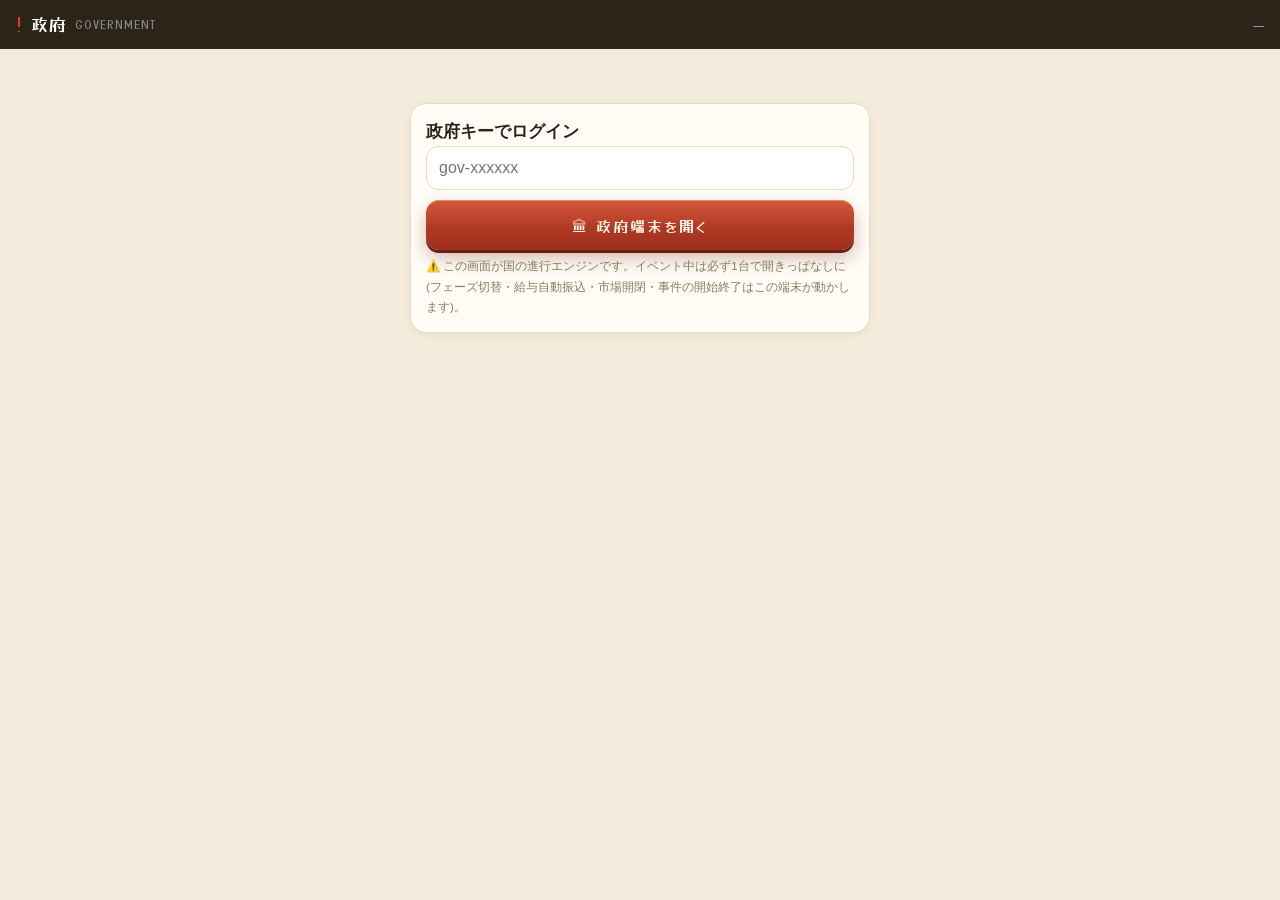
<file: gov.html>
<!DOCTYPE html>
<html lang="ja"><head>
<meta charset="UTF-8"><meta name="viewport" content="width=device-width, initial-scale=1.0">
<meta name="robots" content="noindex, nofollow">
<title>Oh!国 政府</title>
<link rel="stylesheet" href="ohk.css">
<style>
body{padding-bottom:20px}
main{max-width:1320px}
#s-main.screen.on{display:grid;grid-template-columns:360px 1fr;gap:0 18px;align-items:start}
.colL,.colR{min-width:0}
.wide{grid-column:1/-1}
h2.sec{margin-top:14px}
table.tb td,table.tb th{white-space:nowrap}
.tb .pill{padding:4px 10px;font-size:11px;margin:0 2px 0 0}
#rosterTbl{max-height:480px;overflow:auto}
.btnrow{display:flex;gap:8px}
.btnrow .btn{margin-top:8px}
@media(max-width:900px){#s-main.screen.on{display:block}}
</style>
</head><body>
<header><div class="ttl"><i>!</i> 政府 <span style="font-size:11px;color:#888">GOVERNMENT</span></div><div class="ph" id="hph">—</div></header>
<main>

<section class="screen on" id="s-login" style="max-width:460px;margin:40px auto">
  <div class="card">
    <h3>政府キーでログイン</h3>
    <input id="l-key" placeholder="gov-xxxxxx" autocapitalize="off">
    <button class="btn pri" onclick="login()">🏛 政府端末を開く</button>
    <p class="note">⚠️ この画面が国の進行エンジンです。イベント中は必ず1台で開きっぱなしに(フェーズ切替・給与自動振込・市場開閉・事件の開始終了はこの端末が動かします)。</p>
  </div>
</section>

<section class="screen" id="s-main">
  <div class="colL">
    <div class="card" id="dash"></div>
    <h2 class="sec">進行</h2>
    <div class="card">
      <button class="btn pri" id="openBtn" onclick="openCountry()">🏛 開国する(タイマー始動)</button>
      <div class="btnrow">
        <button class="btn dark" onclick="pause(true)">⏸ 一時停止</button>
        <button class="btn ghost" onclick="pause(false)">▶️ 再開</button>
      </div>
      <label>フェーズへジャンプ</label>
      <div class="row">
        <select id="jump"></select>
        <button class="btn mini dark" style="margin:0;padding:12px" onclick="jump()">移動</button>
      </div>
      <div class="btnrow">
        <button class="btn ghost" onclick="shiftMin(-1)">−1分</button>
        <button class="btn ghost" onclick="shiftMin(1)">＋1分</button>
        <button class="btn ghost" onclick="shiftMin(5)">＋5分</button>
      </div>
      <button class="btn ghost" id="paperBtn" onclick="paper()">📄 紙モード切替</button>
    </div>
    <h2 class="sec">キー一覧(スタッフ配布用)</h2>
    <div class="card" id="keysBox" style="font-size:12px">—</div>
    <button class="btn ghost" onclick="clearS('ohk_g');location.reload()">退出</button>
  </div>

  <div class="colR">
    <h2 class="sec" style="margin-top:0">国家事件・最終ミッション・ダービー</h2>
    <div class="card">
      <div id="rushBox"><p class="note">事件はフェーズ到達で自動開始・自動終了します(手動操作は不要)。</p></div>
      <div class="row">
        <div><label>最終ミッション:達成チーム数</label><input id="mdone" inputmode="numeric" placeholder="例: 21"></div>
        <button class="btn mini dark" style="margin:0;padding:12px" onclick="mission()">記録</button>
      </div>
      <label style="margin-top:14px">🏇 ダービー ── ① 出走馬6名(実名)を登録</label>
      <div class="row">
        <input id="e1" placeholder="A枠"><input id="e2" placeholder="B枠"><input id="e3" placeholder="C枠">
        <input id="e4" placeholder="D枠"><input id="e5" placeholder="E枠"><input id="e6" placeholder="F枠">
      </div>
      <div class="row">
        <button class="btn dark" style="margin-top:8px" onclick="derbyEntrants()">出走馬を登録</button>
        <button class="btn dark" style="margin-top:8px" onclick="derbyOpen()">② 馬券の発売開始</button>
        <button class="btn ghost" style="margin-top:8px" onclick="derbyRace()">③ 発走!(発売締切)</button>
      </div>
      <label>④ 結果の確定</label>
      <div class="row">
        <select id="d-win"></select>
        <input id="d-citizen" inputmode="numeric" placeholder="優勝者の番号">
        <button class="btn mini pri" style="margin:0;padding:12px" onclick="derbySettle()">🏁 清算</button>
      </div>
      <p class="note">清算=的中券3倍の払い戻し+優勝者に賞金1,000を国庫から一括支払い。</p>
      <label style="margin-top:14px">🎫 宝くじ <span class="note" style="display:inline" id="lotinfo"></span></label>
      <button class="btn dark" onclick="lotDraw()">抽選する(当選者1名がポット総取り・全員に速報)</button>
    </div>

    <h2 class="sec">店舗の強制ステータス</h2>
    <div class="card">
      <div class="row">
        <select id="f-sel"></select>
        <select id="f-st"><option value="AUTO">自動(フェーズに従う)</option><option value="OPEN">強制OPEN</option><option value="CLOSED">強制CLOSED</option></select>
        <button class="btn mini dark" style="margin:0;padding:12px" onclick="facSt()">適用</button>
      </div>
    </div>

    <h2 class="sec">繁栄度・表彰(暫定1位)</h2>
    <div class="row" style="align-items:stretch">
      <div class="card" id="prosBox" style="flex:1">—</div>
      <div class="card" id="awardsBox" style="flex:1">—</div>
    </div>
  </div>

  <div class="wide">
    <h2 class="sec">市民名簿</h2>
    <div class="card">
      <div class="row">
        <input id="r-q" placeholder="🔍 番号・名前・部署で検索" oninput="renderRoster()">
        <button class="btn mini dark" style="margin:0;padding:12px" onclick="loadRoster()">🔄 名簿を更新</button>
      </div>
      <div id="rosterTbl" style="margin-top:10px"><p class="note">「名簿を更新」を押すと一覧が出ます</p></div>
      <label style="margin-top:14px">CSV取込(name,display_name,slack,department,role,kind,team ── kind=staffは自動除外)</label>
      <textarea id="csv" rows="3" placeholder="ここにCSVを貼る"></textarea>
      <div class="btnrow">
        <button class="btn dark" onclick="importCSV()">📥 名簿を取り込む(101〜自動付与+人生ガチャ)</button>
        <button class="btn ghost" onclick="importDummy()">🧪 ダミー148人を投入(試遊用)</button>
      </div>
    </div>
  </div>
</section>

</main>
<div id="toast"></div>
<script src="ohk.js"></script>
<script>
let KEY=null, tick=null, ROSTER=[];
const AWARD_NAMES={richest:"👑 総資産",riser:"🚀 成り上がり",investor:"📈 投資家",spender:"🛍 消費王",worker:"💪 働き者",popular:"🤝 人気者"};

async function login(){
  const k=$("l-key").value.trim(); if(!k) return toast("政府キーを入力",1);
  try{ await rpc("rpc_tick",{p_key:k}); KEY=k; saveS("ohk_g",{k}); enter(); }
  catch(e){ toast(e.message,1); }
}
async function enter(){
  $("s-login").classList.remove("on"); $("s-main").classList.add("on");
  const defs=await loadPhaseDefs();
  $("jump").innerHTML=defs.filter(d=>d.id!=="SETUP").map(d=>'<option value="'+d.id+'">'+d.label+"("+d.start_min+"分)</option>").join("");
  const fs=await tbl("facility?select=id,name&order=id.asc");
  $("f-sel").innerHTML=fs.map(f=>'<option value="'+f.id+'">'+f.id+" "+f.name+'</option>').join("");
  const dp=await tbl("product?select=id,name&facility_id=eq.F11&order=id.asc");
  $("d-win").innerHTML=dp.filter(p=>p.name.includes("ダービー")).map(p=>'<option value="'+p.id+'">'+p.name.replace("ダービー投票券","勝者:")+'</option>').join("");
  doTick(); tick=setInterval(doTick,4000);
  loadDash(); lotInfo();
}
async function doTick(){
  try{
    const r=await rpc("rpc_tick",{p_key:KEY});
    const defs=await loadPhaseDefs(); EV=null; const ev=await loadEvent();
    const c=calcPhase(ev,defs);
    $("hph").innerHTML=c.ph.label+"<br>"+remainStr(c.remain);
    $("openBtn").style.display = ev.opened_at? "none":"block";
    $("paperBtn").textContent = ev.paper_mode? "📄 紙モード解除(アプリ決済を再開)":"📄 紙モードにする(アプリ決済を停止)";
    $("dash").innerHTML =
      '<div class="kv"><span>フェーズ</span><b>'+c.ph.label+(ev.paused_at?" ⏸一時停止中":"")+'</b></div>'+
      '<div class="kv"><span>次まで</span><b>'+(remainStr(c.remain)||"—")+'</b></div>'+
      '<div class="kv"><span>経過</span><b>'+Math.max(0,Math.floor(c.elapsed))+'分 ／ 150分</b></div>'+
      '<div class="kv"><span>出席</span><b>'+r.attendees+'人</b></div>'+
      '<div class="kv"><span>国庫</span><b class="amt" style="color:'+(r.treasuryWarn?"var(--ac)":"#111")+'">'+fmt(r.treasury)+(r.treasuryWarn?" ⚠️":"")+'</b></div>';
    $("rushBox").innerHTML = r.rush?
      '<b style="color:var(--ac)">🔥 '+r.rush.name+' 進行中</b><p class="note">目標 '+r.rush.target+'組(部分達成 '+r.rush.partial_target+'組)── ライブカウンターは大型画面(screen.html)に表示中</p>'
      : '<p class="note">事件はフェーズ到達で自動開始・自動終了します(手動操作は不要)。</p>';
  }catch(e){ $("hph").textContent="接続エラー"; }
}
async function loadDash(){
  try{
    const d=await rpc("rpc_gov_dash",{p_key:KEY});
    $("keysBox").innerHTML='<div class="kv"><span>銀行キー</span><b>'+d.keys.bank+'</b></div>'+
      d.facilities.map(f=>'<div class="kv"><span>'+f.name+'</span><b>'+f.key+'</b></div>').join("");
    renderPros(d.prosperity); renderAwards(d.awards);
  }catch(e){}
  setTimeout(loadDash,15000);
}
function renderPros(p){
  if(!p)return;
  $("prosBox").innerHTML='<b>国家繁栄度 '+p.total+' / 100</b>'+
   '<div class="gauge" style="margin:8px 0"><div style="width:'+p.total+'%"></div></div>'+
   '<div class="kv"><span>経済</span><b>'+p.economy+' /40</b></div>'+
   '<div class="kv"><span>国家危機</span><b>'+p.crisis+' /30</b></div>'+
   '<div class="kv"><span>団結</span><b>'+p.unity+' /30</b></div>'+
   '<p class="note">初期勤務'+p.detail.initDone+' ／ 自由勤務'+p.detail.freeWorkers+'人 ／ 購買'+p.detail.buyers+'人 ／ 取引'+p.detail.tx+'件 ／ チーム'+p.detail.teamDone+"/"+p.detail.teamTotal+'</p>';
}
function renderAwards(a){
  if(!a)return;
  $("awardsBox").innerHTML=Object.keys(AWARD_NAMES).map(k=>{
    const top=(a[k]&&a[k][0])||null;
    return '<div class="kv"><span>'+AWARD_NAMES[k]+'</span><b>'+(top? top.display_name+"("+fmt(top.v)+")":"—")+'</b></div>';
  }).join("");
}
async function openCountry(){
  if(!confirm("開国します。150分のタイマーが始まります。よろしいですか?"))return;
  try{ await rpc("rpc_gov_open",{p_key:KEY}); toast("🏛 開国しました!"); }catch(e){ toast(e.message,1); }
}
async function pause(p){ try{ await rpc("rpc_gov_pause",{p_key:KEY,p_pause:p}); toast(p?"⏸ 一時停止":"▶️ 再開"); doTick(); }catch(e){ toast(e.message,1); } }
async function jump(){ try{ await rpc("rpc_gov_jump",{p_key:KEY,p_phase:$("jump").value}); toast("移動しました"); doTick(); }catch(e){ toast(e.message,1); } }
async function shiftMin(m){ try{ await rpc("rpc_gov_shift",{p_key:KEY,p_min:m}); toast((m>0?"+":"")+m+"分"); doTick(); }catch(e){ toast(e.message,1); } }
async function paper(){ const ev=await loadEvent(); try{ await rpc("rpc_gov_paper",{p_key:KEY,p_on:!ev.paper_mode}); EV=null; toast("切り替えました"); doTick(); }catch(e){ toast(e.message,1); } }
async function mission(){ const n=parseInt($("mdone").value,10); if(isNaN(n))return toast("数を入力",1);
  try{ await rpc("rpc_gov_mission",{p_key:KEY,p_done:n}); toast("📝 記録しました"); }catch(e){ toast(e.message,1); } }
async function facSt(){ try{ await rpc("rpc_gov_facility",{p_key:KEY,p_fid:$("f-sel").value,p_status:$("f-st").value}); toast("適用しました"); }catch(e){ toast(e.message,1); } }
async function lotDraw(){
  if(!confirm("宝くじを抽選します。当選者1名にポット全額が振り込まれ、全市民に発表されます。よろしいですか?"))return;
  try{ const r=await rpc("rpc_lottery_draw",{p_key:KEY});
    toast("🎉 当選:"+r.name+"さん(+"+fmt(r.pot)+"コイン)"); lotInfo();
  }catch(e){ toast(e.message,1); }
}
async function lotInfo(){
  try{ const lo=await rpc("rpc_lottery",{});
    $("lotinfo").textContent="── 第"+lo.round+"回:ポット "+fmt(lo.pot)+"コイン("+lo.buyers+"人参加)";
  }catch(e){}
  setTimeout(lotInfo,12000);
}
async function derbyOpen(){ try{ await rpc("rpc_derby_open",{p_key:KEY}); toast("🏇 馬券の発売を開始しました(全市民に出馬表が出ます)"); }catch(e){ toast(e.message,1); } }
async function derbyEntrants(){
  const names=["e1","e2","e3","e4","e5","e6"].map(id=>$(id).value.trim());
  try{ await rpc("rpc_derby_entrants",{p_key:KEY,p_names:names}); toast("出走馬を登録しました"); }catch(e){ toast(e.message,1); }
}
async function derbyRace(){
  try{ await rpc("rpc_derby_race",{p_key:KEY}); toast("🏇 発走!全市民のスマホに実況が出ます"); }catch(e){ toast(e.message,1); }
}
async function derbySettle(){
  if(!confirm("レース結果を確定して一括清算します。よろしいですか?"))return;
  try{ const r=await rpc("rpc_derby_settle",{p_key:KEY,p_winner_product:parseInt($("d-win").value,10),p_winner_citizen:$("d-citizen").value.trim()});
    toast("🏁 清算完了:的中"+r.winners+"人に計"+fmt(r.paid)+"コイン"); }catch(e){ toast(e.message,1); } }

async function loadRoster(){
  try{ ROSTER=await rpc("rpc_roster",{p_key:KEY})||[]; renderRoster(); toast("名簿 "+ROSTER.length+"人"); }
  catch(e){ toast(e.message,1); }
}
function renderRoster(){
  const q=($("r-q").value||"").trim();
  const rows=ROSTER.filter(r=>!q || (r.no+" "+r.name+" "+r.dept).includes(q));
  $("rosterTbl").innerHTML = rows.length?
    '<table class="tb"><tr><th>番号</th><th>名前</th><th>部署</th><th>組</th><th>初期</th><th>チーム</th><th>出欠</th><th>残高</th><th>PIN</th><th>操作</th></tr>'+
    rows.map(r=>'<tr><td><b>'+r.no+'</b></td><td>'+r.name+'</td><td>'+r.dept+'</td><td>'+(r.grp||"")+'</td><td>'+(r.fac||"")+'</td><td>'+(r.team||"")+'</td>'+
      '<td>'+(r.att==="present"?'<span class="tag red">出席</span>':(r.att==="absent"?'<span class="tag gray">欠席</span>':'<span class="tag">未</span>'))+'</td>'+
      '<td class="amt">'+fmt(r.balance)+'</td><td>'+(r.hasPin?"✅":"—")+'</td>'+
      '<td><button class="pill" onclick="att2(\''+r.no+'\',\'present\')">出席</button><button class="pill" onclick="att2(\''+r.no+'\',\'absent\')">欠席</button><button class="pill" onclick="pinreset(\''+r.no+'\')">PIN解除</button></td></tr>').join("")+"</table>"
    : '<p class="note">該当なし</p>';
}
async function att2(no,st){
  try{ await rpc("rpc_gov_attendance",{p_key:KEY,p_no:no,p_state:st}); toast(no+" → "+(st==="present"?"出席":"欠席")); loadRoster(); }
  catch(e){ toast(e.message,1); }
}
async function pinreset(no){
  if(!confirm(no+" のPINをリセットします(次回ログインで本人が再設定)。OK?"))return;
  try{ await rpc("rpc_gov_pinreset",{p_key:KEY,p_no:no}); toast("🔓 リセットしました"); loadRoster(); }
  catch(e){ toast(e.message,1); }
}
function parseCSV(text){
  const lines=text.replace(/^\uFEFF/,"").trim().split(/\r?\n/);
  const head=lines.shift().split(",").map(h=>h.trim());
  return lines.filter(Boolean).map(l=>{ const v=l.split(","); const o={}; head.forEach((h,i)=>o[h]=(v[i]||"").trim()); return o; });
}
async function importCSV(){
  let rows; try{ rows=parseCSV($("csv").value); }catch(e){ return toast("CSVを読めません",1); }
  rows=rows.filter(r=>(r.kind||"citizen")!=="staff");
  if(!rows.length) return toast("市民の行がありません",1);
  if(!confirm(rows.length+"人を取り込みます。よろしいですか?"))return;
  try{ const r=await rpc("rpc_import_roster",{p_key:KEY,p_rows:rows});
    toast("📥 "+r.imported+"人を取り込みました"); loadRoster();
  }catch(e){ toast(e.message,1); }
}
async function importDummy(){
  if(!confirm("試遊用のダミー148人を投入します。よろしいですか?"))return;
  const D=[["Sales",56],["Lab",34],["Medical",28],["Growth",11],["Tech",7],["CS",5],["Global",4],["HR",2],["経営",1]];
  const SN=["佐藤","鈴木","高橋","田中","伊藤","渡辺","山本","中村","小林","加藤","吉田","山田","松本","井上","木村"];
  const GN=["陽菜","蓮","結衣","大翔","葵","悠真","凛","湊","紬","樹","杏","颯","芽依","朝陽","咲良"];
  const rows=[]; let i=0;
  D.forEach(d=>{ for(let k=0;k<d[1];k++){ const nm=SN[i%15]+GN[(i*7)%15]; rows.push({name:nm,display_name:nm,slack:"@u"+(101+i),department:d[0]}); i++; } });
  try{ const r=await rpc("rpc_import_roster",{p_key:KEY,p_rows:rows});
    toast("🧪 ダミー"+r.imported+"人を投入しました"); loadRoster();
  }catch(e){ toast(e.message,1); }
}
(()=>{ const s=loadS("ohk_g"); if(s){ KEY=s.k; enter(); } })();
</script>
</body></html>
</file>
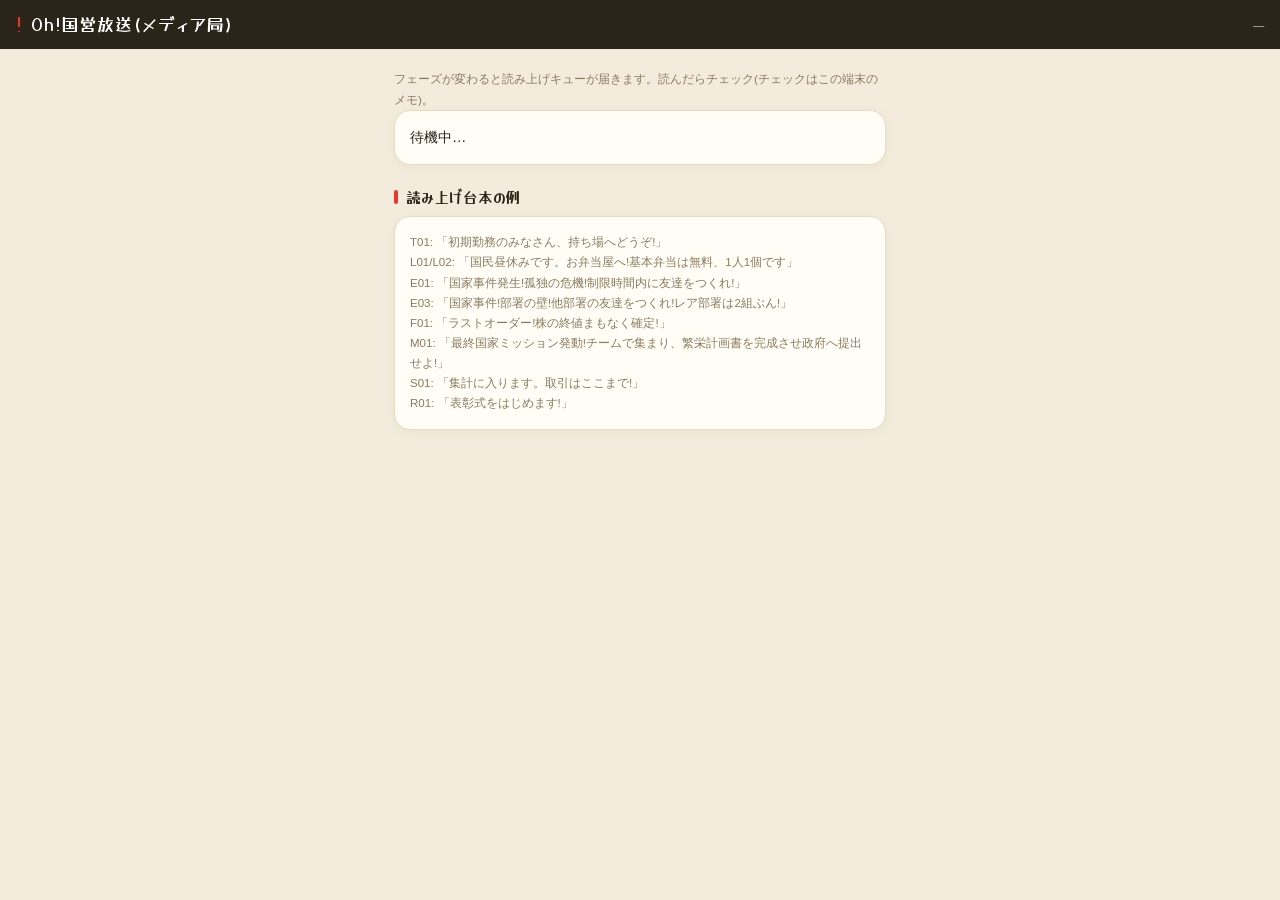
<file: radio.html>
<!DOCTYPE html>
<html lang="ja"><head>
<meta charset="UTF-8"><meta name="viewport" content="width=device-width, initial-scale=1.0">
<meta name="robots" content="noindex, nofollow">
<title>Oh!国 ラジオ</title>
<link rel="stylesheet" href="ohk.css">
</head><body>
<header><div class="ttl"><i>!</i> Oh!国営放送(メディア局)</div><div class="ph" id="hph">—</div></header>
<main>
  <p class="note">フェーズが変わると読み上げキューが届きます。読んだらチェック(チェックはこの端末のメモ)。</p>
  <div class="card list" id="cues">待機中…</div>
  <h2 class="sec">読み上げ台本の例</h2>
  <div class="card note">
    T01: 「初期勤務のみなさん、持ち場へどうぞ!」<br>
    L01/L02: 「国民昼休みです。お弁当屋へ!基本弁当は無料、1人1個です」<br>
    E01: 「国家事件発生!孤独の危機!制限時間内に友達をつくれ!」<br>
    E03: 「国家事件!部署の壁!他部署の友達をつくれ!レア部署は2組ぶん!」<br>
    F01: 「ラストオーダー!株の終値まもなく確定!」<br>
    M01: 「最終国家ミッション発動!チームで集まり、繁栄計画書を完成させ政府へ提出せよ!」<br>
    S01: 「集計に入ります。取引はここまで!」<br>
    R01: 「表彰式をはじめます!」
  </div>
</main>
<div id="toast"></div>
<script src="ohk.js"></script>
<script>
let done={};
try{done=JSON.parse(localStorage.getItem("ohk_r")||"{}")}catch(e){}
async function loop(){
  try{
    const defs=await loadPhaseDefs(); EV=null; const ev=await loadEvent();
    const c=calcPhase(ev,defs);
    document.getElementById("hph").innerHTML=c.ph.label+"<br>"+remainStr(c.remain);
    const cues=await tbl("broadcast_cue?select=*&order=id.desc&limit=12");
    document.getElementById("cues").innerHTML=cues.length? cues.map(q=>
      '<div><span><b>'+q.code+'</b> <span class="note">'+(q.body||"")+"("+new Date(q.created_at).toLocaleTimeString("ja-JP",{hour:"2-digit",minute:"2-digit"})+')</span></span>'+
      '<button class="pill '+(done[q.id]?"on":"")+'" onclick="chk('+q.id+')">'+(done[q.id]?"✅ 読了":"未読")+'</button></div>').join("") : "待機中…";
  }catch(e){}
  setTimeout(loop,4000);
}
function chk(id){ done[id]=!done[id]; try{localStorage.setItem("ohk_r",JSON.stringify(done))}catch(e){}; loop(); }
loop();
</script>
</body></html>
</file>
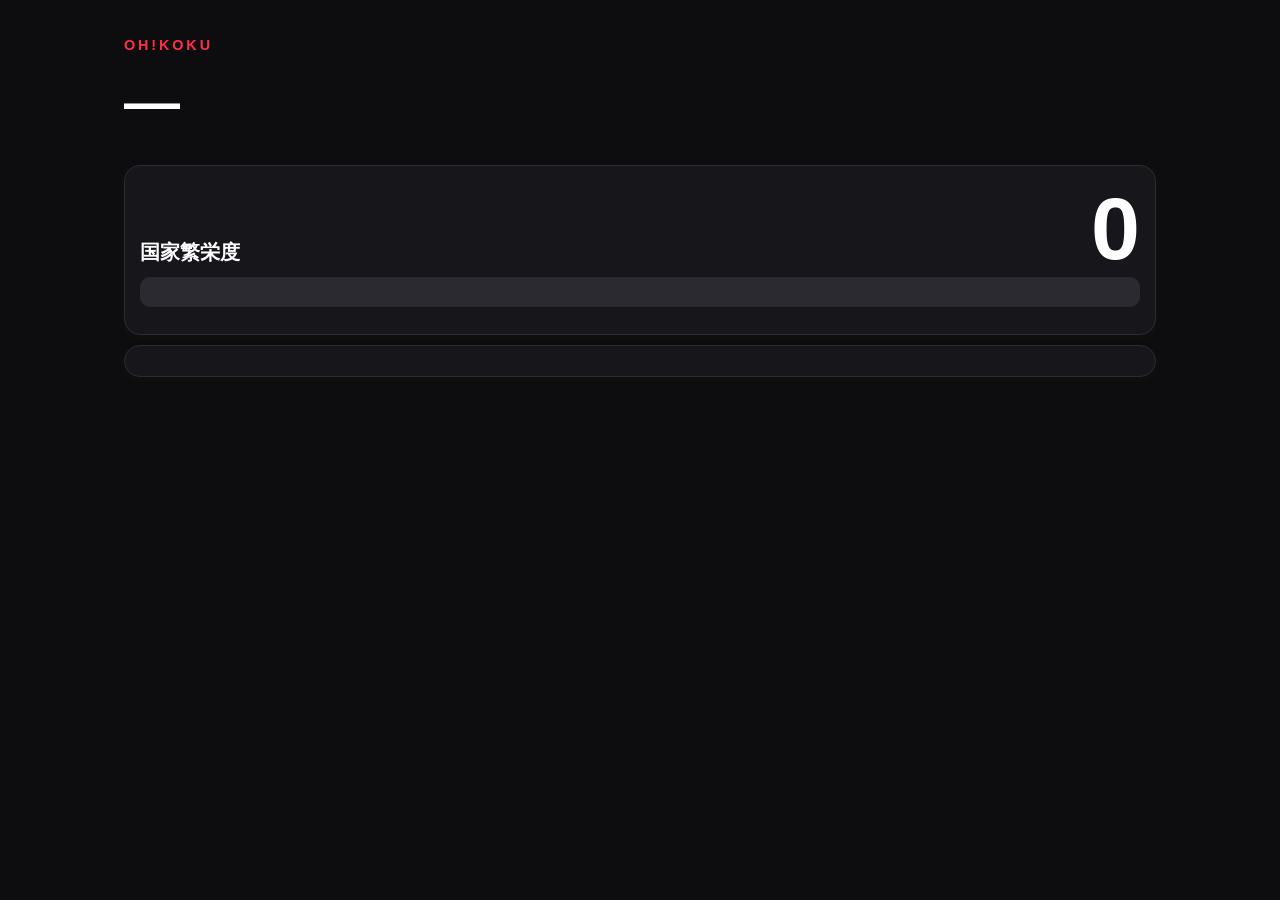
<file: screen.html>
<!DOCTYPE html>
<html lang="ja"><head>
<meta charset="UTF-8"><meta name="viewport" content="width=device-width, initial-scale=1.0">
<meta name="robots" content="noindex, nofollow">
<title>Oh!国 大型画面</title>
<link rel="stylesheet" href="ohk.css">
<style>
body{background:#0D0D0F;color:#fff;padding:0}
main{max-width:1100px;padding:34px}
.scr-ph{font-size:56px;font-weight:800;letter-spacing:.02em}
.scr-rem{font-size:26px;color:#FF7A8A;font-variant-numeric:tabular-nums}
.card{background:#17171B;border-color:#2A2A30}
.big2{font-size:88px;font-weight:800;line-height:1.1}
.rushT{font-size:26px;font-weight:800;color:#FF7A8A}
.gauge{height:30px;background:#2A2A30}
.kv{border-color:#2A2A30}
.note{color:#9A9AA2}
</style>
</head><body>
<main>
  <div style="display:flex;justify-content:space-between;align-items:flex-end;margin-bottom:18px">
    <div><span style="color:#FF2E47;font-weight:800;letter-spacing:.2em">OH!KOKU</span>
      <div class="scr-ph" id="ph">—</div></div>
    <div class="scr-rem" id="rem"></div>
  </div>
  <div id="rush"></div>
  <div id="missionS" style="display:none" class="card"></div>
  <div class="card">
    <div style="display:flex;justify-content:space-between;align-items:baseline"><b style="font-size:20px">国家繁栄度</b><span class="big2" id="pt">0</span></div>
    <div class="gauge"><div id="pg" style="width:0%"></div></div>
    <div style="display:flex;gap:26px;margin-top:12px" id="pparts"></div>
  </div>
  <div class="card" id="mkt"></div>
  <div class="card" id="derby" style="display:none"></div>
  <div class="card" id="newsS" style="display:none"></div>
  <div class="card" id="board" style="display:none">
    <div style="display:flex;justify-content:space-between;align-items:baseline">
      <b style="font-size:20px" id="bd-title">👑 リアルタイム番付</b>
      <span class="note" id="bd-sub"></span>
    </div>
    <div id="bd-rows" style="margin-top:10px"></div>
  </div>
  <div class="card" id="awards" style="display:none"></div>
</main>
<script src="ohk.js"></script>
<script>
const CATS=[["richest","👑 総資産番付","コイン"],["riser","🚀 成り上がり番付","コイン増"],["investor","📈 投資家番付","コイン分の株"],["spender","🛍 消費王番付","コイン消費"],["worker","💪 働き者番付","回勤務"],["popular","🤝 人気者番付","人の友達"]];
let AW=null, awIdx=0, awTick=0;
const MEDAL=["🥇","🥈","🥉","4","5"];
function renderBoard(){
  const box=document.getElementById("board");
  if(!AW){ box.style.display="none"; return; }
  const [k,label,unit]=CATS[awIdx%CATS.length];
  const rows=AW[k]||[];
  if(!rows.length){ box.style.display="none"; return; }
  box.style.display="block";
  document.getElementById("bd-title").textContent=label;
  document.getElementById("bd-sub").textContent="8秒ごとに部門が切り替わります";
  const mx=Math.max(1,...rows.map(r=>r.v));
  document.getElementById("bd-rows").innerHTML=rows.map((r,i)=>
    '<div style="display:flex;align-items:center;gap:14px;padding:7px 0;border-bottom:1px solid #2A2A30'+(i===0?';color:#F3D97E':'')+'">'+
    '<b style="width:40px;font-size:'+(i===0?'26px':'18px')+'">'+MEDAL[i]+'</b>'+
    '<span style="flex:1;font-size:'+(i===0?'26px':'19px')+';font-weight:800">'+r.display_name+' <span class="note" style="font-size:12px">'+r.department_id+'</span></span>'+
    '<span style="font-size:'+(i===0?'24px':'17px')+';font-weight:800;font-variant-numeric:tabular-nums">'+fmt(r.v)+'<span class="note" style="font-size:11px"> '+unit+'</span></span>'+
    '<div style="width:200px" class="gauge"><div style="width:'+(r.v/mx*100)+'%"></div></div></div>').join("");
}
async function loop(){
  try{
    const s=await rpc("rpc_screen",{});
    const defs=await loadPhaseDefs(); EV=null; const ev=await loadEvent();
    const c=calcPhase(ev,defs);
    document.getElementById("ph").textContent=c.ph.label;
    document.getElementById("rem").textContent=remainStr(c.remain);
    const p=s.prosperity;
    document.getElementById("pt").textContent=p.total;
    document.getElementById("pg").style.width=p.total+"%";
    document.getElementById("pparts").innerHTML=
      "<span>経済 <b>"+p.economy+"/40</b></span><span>国家危機 <b>"+p.crisis+"/30</b></span><span>団結 <b>"+p.unity+"/30</b></span>";
    if(s.rush){
      document.getElementById("rush").innerHTML=
        '<div class="card" style="border-color:#FF2E47;text-align:center"><div class="rushT">🔥 '+s.rush.name+'</div>'+
        '<div class="big2"><span id="rc">'+(s.rush.counted||0)+'</span> <span style="font-size:36px;color:#9A9AA2">/ '+s.rush.target+'組</span></div>'+
        '<p class="note">友達をつくれ!アプリの「ともだち」からお互いの番号を入力(または申請OK)で成立</p></div>';
    } else document.getElementById("rush").innerHTML="";
    const ms=document.getElementById("missionS");
    if(c.ph.id==="FINAL_MISSION"){
      ms.style.display="block"; ms.style.borderColor="#F3D97E";
      ms.innerHTML='<div style="text-align:center;padding:10px"><div style="font-size:22px;color:#F3D97E;font-weight:800;letter-spacing:.2em">最終国家ミッション</div><div style="font-size:44px;font-weight:800;margin-top:6px">📜 繁栄計画書を完成させよ</div><p class="note" style="margin-top:10px">チームで集合 → 計画書を書く → 政府へ提出 ── 達成チーム数が繁栄度(団結30点)を決める</p></div>';
    } else ms.style.display="none";
    const open=s.market&&s.market.enabled&&s.market.window>0&&!s.market.closed;
    document.getElementById("mkt").innerHTML='<b style="font-size:18px">📈 Oh!証券 '+(s.market.closed?"(終値確定)":(open?"市場"+s.market.window+" 開場中":""))+'</b>'+
      '<div style="display:flex;gap:30px;margin-top:10px;flex-wrap:wrap">'+
      s.market.companies.map(x=>'<div><div class="note">'+x.code+" "+x.name+'</div><div style="font-size:34px;font-weight:800">'+fmt(x.price)+'</div></div>').join("")+"</div>";
    try{
      const dv=await rpc("rpc_derby",{});
      const box=document.getElementById("derby");
      if(dv.state&&dv.state!=="closed"){
        box.style.display="block";
        const maxV=Math.max(1,...(dv.runners||[]).map(r=>r.votes));
        box.innerHTML='<b style="font-size:20px">🏇 Oh!国ダービー '+(dv.state==="betting"?"── 馬券発売中!":(dv.state==="racing"?"── 🔴 レース中!!":"── 結果"))+'</b>'+
          (dv.runners||[]).map(r=>{
            const win=dv.state==="settled"&&dv.winner===r.pid;
            return '<div style="display:flex;align-items:center;gap:14px;padding:8px 0;border-bottom:1px solid #2A2A30'+(win?';color:#F3D97E':'')+'"><b style="width:46px">'+r.name.slice(-1)+'枠</b><span style="flex:1;font-size:20px;font-weight:800">'+(r.runner||"—")+(win?" 🏆 WIN":"")+'</span><span class="note">'+r.votes+'票</span><div style="width:220px" class="gauge"><div style="width:'+(r.votes/maxV*100)+'%"></div></div></div>';
          }).join("");
      } else box.style.display="none";
    }catch(e){}
    try{
      const nw=await tbl("news?select=name,body,aired_at&status=eq.aired&order=aired_at.desc&limit=3");
      const nb=document.getElementById("newsS");
      if(nw&&nw.length){ nb.style.display="block";
        nb.innerHTML='<b style="font-size:18px">📰 Oh!国ニュース</b>'+nw.map(n=>'<div style="padding:7px 0;border-bottom:1px solid #2A2A30"><span style="font-size:21px;font-weight:800">'+n.body+'</span> <span class="note">── 提供:'+n.name+'</span></div>').join("");
      } else nb.style.display="none";
    }catch(e){}
    // リアルタイム番付(集計以降は表彰の発表まで隠す)
    const hideBoard=["TALLY","RESULTS","CLOSED"].includes(c.ph.id) || !ev.opened_at;
    if(hideBoard){ AW=null; renderBoard(); }
    else{
      if(awTick%3===0){ try{ AW=await rpc("rpc_awards",{}); }catch(e){} }
      awTick++;
      if(awTick%2===0) awIdx++;
      renderBoard();
    }
    if(c.ph.id==="RESULTS"||c.ph.id==="CLOSED"){
      const a=await rpc("rpc_awards",{});
      const N={richest:"👑 総資産",riser:"🚀 成り上がり",investor:"📈 投資家",spender:"🛍 消費王",worker:"💪 働き者",popular:"🤝 人気者"};
      const box=document.getElementById("awards"); box.style.display="block";
      box.innerHTML='<b style="font-size:20px">表彰</b>'+Object.keys(N).map(k=>{
        const t=(a[k]&&a[k][0])||null;
        return '<div class="kv"><span>'+N[k]+'</span><b style="font-size:20px">'+(t? t.display_name+"("+t.department_id+")":"—")+'</b></div>';}).join("");
    }
  }catch(e){}
  setTimeout(loop,4000);
}
loop();
</script>
</body></html>
</file>
<file: ohk.css>
@import url("https://fonts.googleapis.com/css2?family=Yusei+Magic&display=swap");
:root{--ac:#E23B2E;--ac-soft:#FBEAE2;--ink:#2B2418;--bg:#F3ECDC;--card:#FFFDF6;--line:#E6DCC4;--sub:#8A7B60;--gold:#C9A227;--ok:#4A7A3A;--wood1:#D4593B;--wood2:#B23A25;--wood3:#9C2F1D;--woodedge:#6E1F12}
*{box-sizing:border-box;margin:0;padding:0;-webkit-tap-highlight-color:transparent}
html{font-size:16px}
body{font-family:-apple-system,"Hiragino Kaku Gothic ProN","Yu Gothic",Meiryo,sans-serif;background:var(--bg);color:var(--ink);font-size:.9rem;line-height:1.6;padding-bottom:76px}
/* ---------- ヘッダー ---------- */
header{background:var(--ink);color:#fff;padding:10px 16px;display:flex;justify-content:space-between;align-items:center;position:sticky;top:0;z-index:10}
header .ttl{font-family:"Yusei Magic",sans-serif;font-weight:400;letter-spacing:.06em;display:flex;align-items:center;gap:8px;font-size:1.05rem}
header .ttl i{font-style:normal;color:var(--ac);font-size:1.15rem}
header .ph{font-size:.68rem;color:#BDBDC2;text-align:right;line-height:1.5}
header .ph b{color:#fff;font-size:.8rem}
main{max-width:520px;margin:0 auto;padding:14px 14px 0}
/* ---------- 見出し・カード ---------- */
h2.sec{display:flex;align-items:center;gap:8px;font-size:.92rem;color:var(--ink);margin:20px 0 8px;font-family:"Yusei Magic",sans-serif;font-weight:400}
h2.sec::before{content:"";width:4px;height:14px;background:var(--ac);border-radius:2px}
.card{background:var(--card);border:1px solid var(--line);border-radius:16px;padding:15px;margin-bottom:10px;box-shadow:0 2px 10px rgba(120,95,50,.07)}
.note{font-size:.72rem;color:var(--sub);line-height:1.75;margin-top:6px}
label{display:block;font-size:.72rem;color:var(--sub);margin:12px 0 5px;font-weight:700}
input,select,textarea{width:100%;padding:12px;border:1.5px solid var(--line);border-radius:12px;font-size:1rem;font-family:inherit;background:#fff;color:var(--ink)}
input:focus,select:focus,textarea:focus{outline:2px solid var(--ac);outline-offset:0;border-color:var(--ac)}
button{font-family:inherit;cursor:pointer}
/* ---------- ボタン ---------- */
.btn{display:block;width:100%;padding:14px;border:none;border-radius:13px;font-size:.95rem;font-weight:800;margin-top:10px;transition:transform .06s}
.btn:active{transform:scale(.98)}
.btn.pri{font-family:"Yusei Magic",sans-serif;font-weight:400;letter-spacing:.12em;color:#FFF6E8;background:linear-gradient(180deg,var(--wood1),var(--wood2) 55%,var(--wood3));box-shadow:0 3px 0 var(--woodedge),0 8px 18px rgba(110,30,15,.3),inset 0 1px 0 rgba(255,255,255,.3)}
.btn.pri:active{transform:translateY(2px);box-shadow:0 1px 0 var(--woodedge)}
.btn.dark{background:var(--ink);color:#fff}
.btn.ghost{background:#fff;border:1.5px solid var(--line);color:var(--ink)}
.btn.mini{width:auto;display:inline-block;padding:10px 14px;font-size:.8rem;margin:0}
.pill{border:1.5px solid var(--line);background:#fff;border-radius:999px;padding:8px 14px;font-size:.8rem;font-weight:700;color:var(--ink)}
.pill.on{border-color:var(--ac);color:var(--ac);background:var(--ac-soft)}
.row{display:flex;gap:8px;align-items:flex-end}
.row>*{flex:1}
/* ---------- パスポート(ホームの主役) ---------- */
.pass{background:var(--ink);color:#fff;border-radius:20px;overflow:hidden;box-shadow:0 10px 30px rgba(23,23,26,.25);margin-bottom:10px}
.pass-band{background:var(--ac);display:flex;justify-content:space-between;align-items:center;padding:8px 16px;font-size:.68rem;font-weight:800;letter-spacing:.14em}
.pass-band span:last-child{font-weight:700;letter-spacing:.04em}
.pass-body{padding:16px;display:flex;gap:14px;align-items:center}
.pass-main{flex:1;min-width:0}
.pass-name{font-size:1.05rem;font-weight:800}
.pass-meta{font-size:.7rem;color:#A6A6AD;margin-top:2px}
.pass-bal{margin-top:10px}
.pass-bal b{font-size:2.1rem;font-weight:800;font-variant-numeric:tabular-nums;letter-spacing:.01em}
.pass-bal span{font-size:.72rem;color:#A6A6AD;margin-left:5px}
.pass-qr{background:#fff;padding:6px;border-radius:12px;flex-shrink:0}
.pass-qr img,.pass-qr canvas{display:block}
.pass-foot{border-top:1px dashed #3A3A40;display:flex;justify-content:space-between;align-items:center;padding:9px 16px;font-size:.72rem;color:#C9C9CF}
.pass-foot .fortune{font-weight:800;color:#F3D97E}
/* ---------- フェーズ進行バー ---------- */
.phasebar{background:var(--card);border:1px solid var(--line);border-radius:14px;padding:11px 14px;margin-bottom:10px}
.phasebar .t{display:flex;justify-content:space-between;font-size:.78rem;font-weight:800}
.phasebar .t span:last-child{color:var(--ac);font-variant-numeric:tabular-nums}
.pgauge{background:#EFEEEA;border-radius:99px;height:7px;margin-top:8px;overflow:hidden}
.pgauge>div{height:100%;background:var(--ac);border-radius:99px;transition:width 1s linear}
/* ---------- リスト・タグ ---------- */
.list>div{display:flex;justify-content:space-between;align-items:center;padding:11px 0;border-bottom:1px solid var(--line);gap:10px}
.list>div:last-child{border:none}
.tag{display:inline-block;background:var(--ink);color:#fff;font-size:.66rem;border-radius:7px;padding:3px 9px;font-weight:700}
.tag.red{background:var(--ac)}
.tag.soft{background:var(--ac-soft);color:var(--ac)}
.tag.gray{background:#EDECE8;color:#8A8781}
.tag.gold{background:var(--gold);color:#fff}
.amt{font-weight:800;font-variant-numeric:tabular-nums}
.ic{width:38px;height:38px;border-radius:11px;background:var(--ac-soft);display:flex;align-items:center;justify-content:center;font-size:1.15rem;flex-shrink:0}
.ic.g{background:#EFEEEA}
/* ---------- 通知フィード ---------- */
.feed>div{display:flex;gap:10px;padding:10px 0;border-bottom:1px solid var(--line);align-items:flex-start}
.feed>div:last-child{border:none}
.feed b{font-size:.84rem}
.feed .note{margin-top:1px}
/* ---------- 承認・申請の割り込みカード ---------- */
.urgent{border:2px solid var(--ac);background:#FFF7F8;border-radius:16px;padding:15px;margin-bottom:10px;animation:pulse 1.6s infinite}
@keyframes pulse{0%,100%{box-shadow:0 0 0 0 rgba(255,46,71,.25)}50%{box-shadow:0 0 0 7px rgba(255,46,71,0)}}
.urgent h4{font-size:.95rem;display:flex;align-items:center;gap:7px}
/* ---------- タブナビ ---------- */
nav{position:fixed;bottom:0;left:0;right:0;background:rgba(255,253,246,.96);backdrop-filter:blur(8px);border-top:1px solid var(--line);display:flex;z-index:10;padding:6px 8px calc(8px + env(safe-area-inset-bottom))}
nav button{flex:1;background:none;border:none;padding:7px 0;font-size:.62rem;color:#9A978F;font-weight:700;border-radius:12px}
nav button span{display:block;font-size:1.25rem;margin-bottom:1px;filter:grayscale(1);opacity:.55}
nav button.on{color:var(--ac);background:var(--ac-soft)}
nav button.on span{filter:none;opacity:1}
nav button .bdg{position:relative}
nav button .bdg::after{content:"";position:absolute;top:-2px;right:-8px;width:8px;height:8px;border-radius:50%;background:var(--ac);display:var(--dot,none)}
/* ---------- 画面・トースト・ポップ ---------- */
.screen{display:none}.screen.on{display:block}
#toast{position:fixed;left:50%;bottom:92px;transform:translateX(-50%);background:var(--ink);color:#fff;padding:12px 18px;border-radius:13px;font-size:.82rem;display:none;z-index:60;max-width:88%;text-align:center;box-shadow:0 8px 24px rgba(0,0,0,.3)}
#toast.err{background:var(--ac)}
.popwrap{position:fixed;inset:0;background:rgba(23,23,26,.6);display:none;align-items:center;justify-content:center;z-index:50;padding:20px}
.pop{background:#fff;border-radius:20px;padding:24px;max-width:360px;width:100%;text-align:center}
.pop .badge{display:inline-block;background:var(--ac);color:#fff;font-size:.7rem;font-weight:800;border-radius:9px;padding:5px 12px;margin-bottom:10px}
.pop h3{font-size:1.1rem;margin-bottom:8px}
.pop p{font-size:.84rem;color:#4A4845;line-height:1.8}
.gauge{background:#EFEEEA;border-radius:10px;height:18px;overflow:hidden}
.gauge>div{height:100%;background:var(--ac);border-radius:10px;transition:width .6s}
.kv{display:flex;justify-content:space-between;padding:7px 0;font-size:.84rem;border-bottom:1px dashed var(--line)}
.kv:last-child{border:none}
#scan-ov{position:fixed;inset:0;background:rgba(10,10,12,.92);z-index:80;display:none;flex-direction:column;align-items:center;justify-content:center;gap:14px}
#scan-ov video{width:86%;max-width:380px;border-radius:16px}
#scan-ov p{color:#fff;font-size:.78rem}
/* ---------- 株 ---------- */
.stockcard{border:1px solid var(--line);border-radius:14px;padding:12px;margin-bottom:8px;background:var(--card)}
.stockcard .top{display:flex;justify-content:space-between;align-items:baseline}
.stockcard .code{font-weight:800;font-size:.95rem}
.stockcard .nm{font-size:.7rem;color:var(--sub)}
.stockcard .pr{font-size:1.35rem;font-weight:800;font-variant-numeric:tabular-nums}
.stockcard .acts{display:flex;gap:8px;margin-top:9px}
.stockcard .acts button{flex:1;padding:10px;border-radius:11px;border:none;font-weight:800;font-size:.85rem}
.buyb{background:var(--ac);color:#fff}
.sellb{background:#fff;border:1.5px solid var(--ink) !important;color:var(--ink)}
/* ---------- 施設 ---------- */
.faci{display:flex;gap:11px;align-items:center;padding:11px 0;border-bottom:1px solid var(--line)}
.faci:last-child{border:none}
.faci .fm{flex:1;min-width:0}
.faci .fn{font-weight:800;font-size:.88rem}
.capbar{background:#EFEEEA;height:5px;border-radius:99px;margin-top:5px;overflow:hidden}
.capbar>div{height:100%;background:var(--ink);border-radius:99px}
.capbar>div.full{background:var(--ac)}
/* ---------- スタンプ帳(部署) ---------- */
.stampgrid{display:grid;grid-template-columns:repeat(5,1fr);gap:8px;margin-top:8px}
.stamp{aspect-ratio:1;border:1.8px dashed #D8D5CF;border-radius:50%;display:flex;align-items:center;justify-content:center;font-size:.66rem;color:#B9B5AD;font-weight:700;text-align:center}
.stamp.got{border:2.2px solid var(--ac);color:var(--ac);background:var(--ac-soft);transform:rotate(-8deg);font-weight:800}
/* ---------- クエスト ---------- */
.quest{display:flex;gap:11px;align-items:center;padding:12px 0;border-bottom:1px solid var(--line)}
.quest:last-child{border:none}
.quest .qm{flex:1;min-width:0}
.quest .qn{font-weight:800;font-size:.86rem}
.quest.done .ic{background:var(--ac);}
.quest.done .qn::after{content:" ✓";color:var(--ac)}
/* ---------- テーブル(政府用) ---------- */
table.tb{width:100%;border-collapse:collapse;font-size:.76rem}
table.tb th,table.tb td{border-bottom:1px solid var(--line);padding:8px 5px;text-align:left}
table.tb th{color:var(--sub);font-size:.64rem;font-weight:700}
</file>
